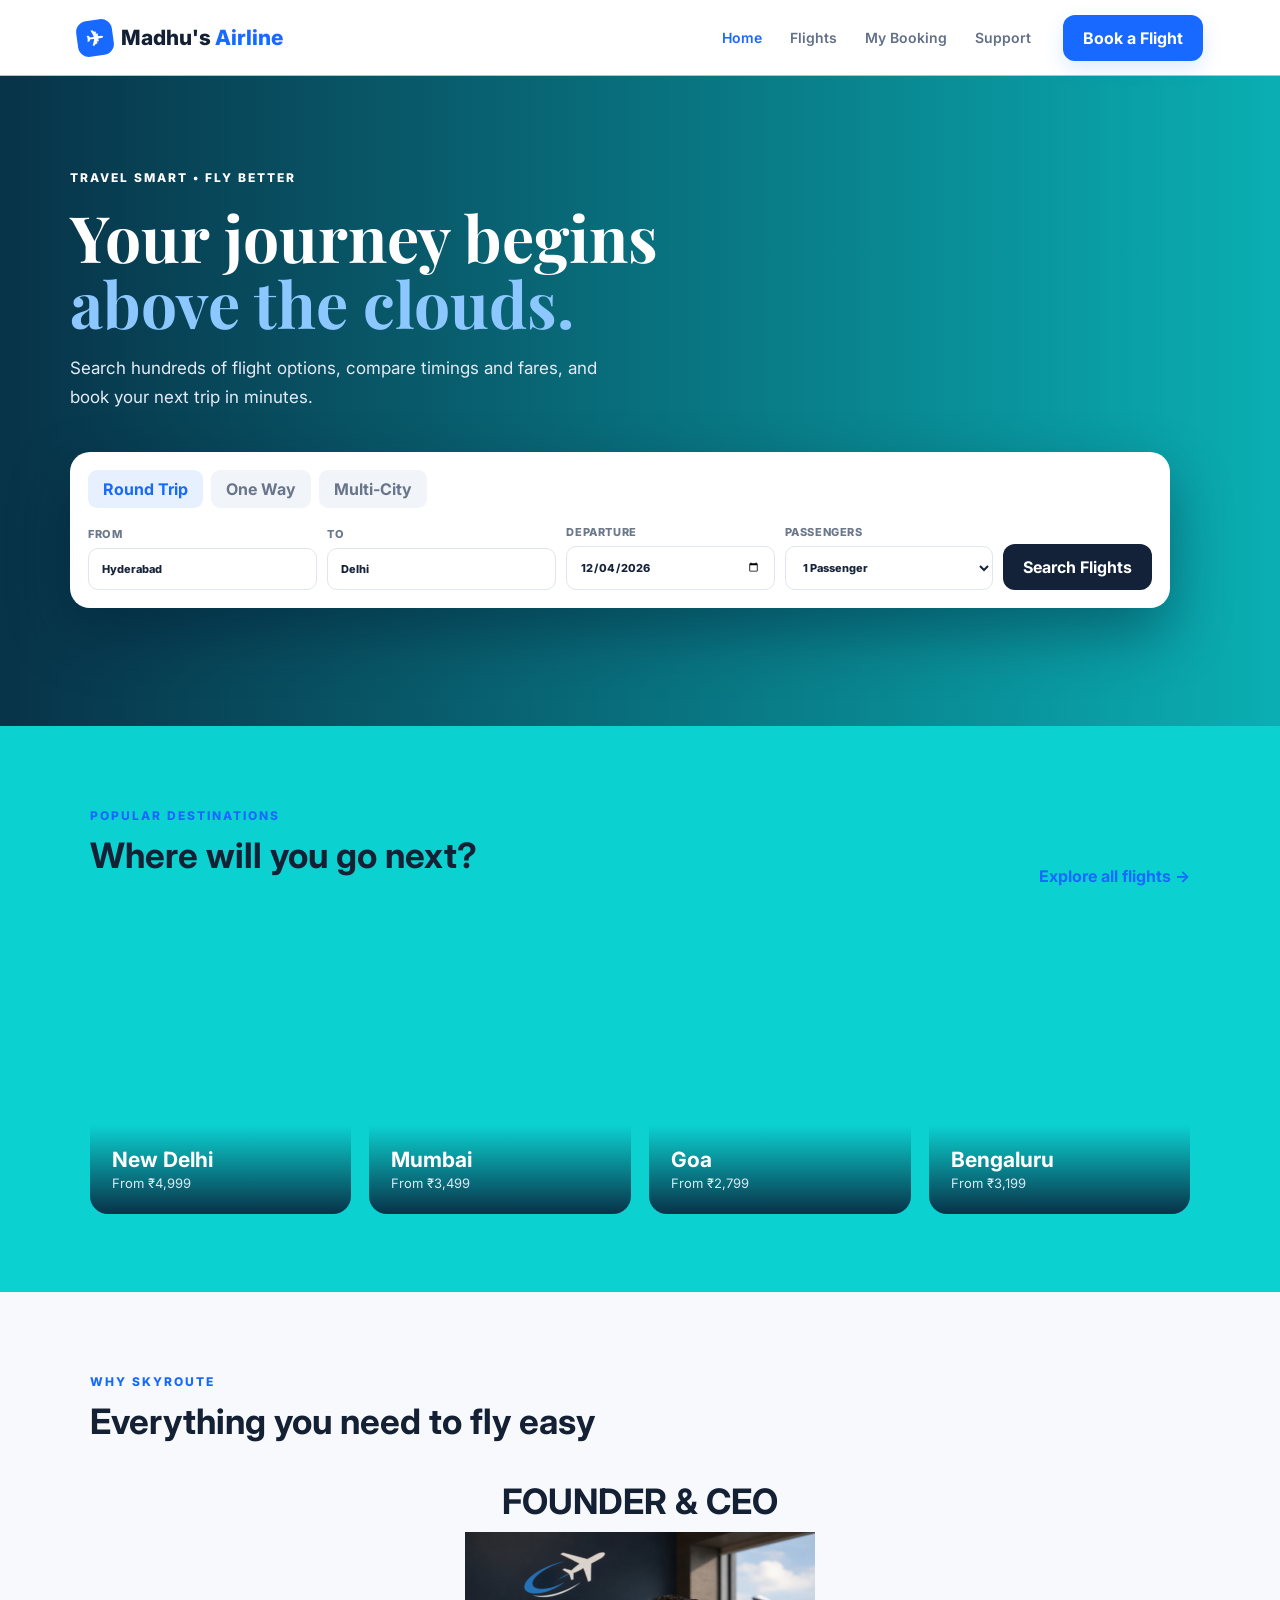
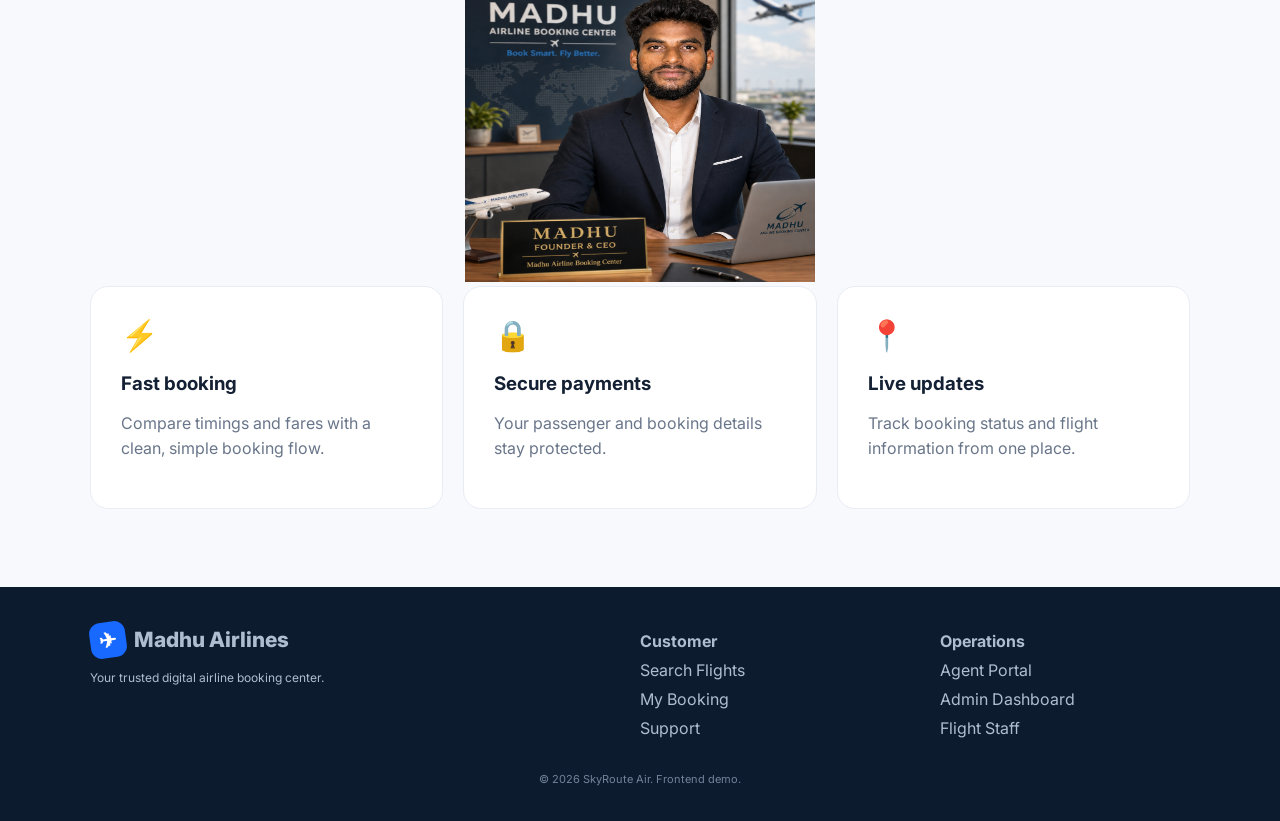
<file: index.html>
<!DOCTYPE html>
<html lang="en">
<head>
  <meta charset="UTF-8">
  <meta name="viewport" content="width=device-width, initial-scale=1.0">
  <title>Madhu Airlines | Flight Booking</title>
  <link rel="preconnect" href="https://fonts.googleapis.com">
  <link rel="preconnect" href="https://fonts.gstatic.com" crossorigin>
  <link href="https://fonts.googleapis.com/css2?family=Inter:wght@400;500;600;700;800&family=Playfair+Display:wght@700&display=swap" rel="stylesheet">
  <link rel="stylesheet" href="style.css">
</head>
<body>
<header class="navbar">
  <a class="brand" href="index.html"><span class="brand-mark">✈</span><span>Madhu's <span class="brand-accent">Airline</span></span></a>
  <nav>
    <a class="active" href="index.html">Home</a>
    <a href="flights.html">Flights</a>
    <a href="booking.html">My Booking</a>
    <a href="support.html">Support</a>
  </nav>
  <a class="btn btn-primary" href="flights.html">Book a Flight</a>
</header>

<main>
<section class="hero">
  <div class="hero-overlay"></div>
  <div class="hero-content">
    <span class="eyebrow">TRAVEL SMART • FLY BETTER</span>
    <h1>Your journey begins<br><span>above the clouds.</span></h1>
    <p>Search hundreds of flight options, compare timings and fares, and book your next trip in minutes.</p>
    <div class="search-card">
      <div class="trip-tabs">
        <button class="tab active">Round Trip</button><button class="tab">One Way</button><button class="tab">Multi-City</button>
      </div>
      <div class="search-grid">
        <label>From<input id="from" placeholder="Departure city" value="Hyderabad"></label>
        <label>To<input id="to" placeholder="Arrival city" value="Delhi"></label>
        <label>Departure<input id="date" type="date"></label>
        <label>Passengers<select id="passengers"><option>1 Passenger</option><option>2 Passengers</option><option>3 Passengers</option><option>4 Passengers</option></select></label>
        <button class="btn btn-dark search-btn" onclick="searchFlights()">Search Flights</button>
      </div>
    </div>
  </div>
</section>

<section class="section">
  <div class="section-head"><div><span class="eyebrow blue">POPULAR DESTINATIONS</span><h2>Where will you go next?</h2></div><a href="flights.html" class="text-link">Explore all flights →</a></div>
  <div class="destination-grid">
    <article class="destination-card" style="background-image:url('https://images.unsplash.com/photo-1524492412937-b28074a5d7da?auto=format&fit=crop&w=900&q=85')"><div><b>New Delhi</b><span>From ₹4,999</span></div></article>
    <article class="destination-card" style="background-image:url('https://images.unsplash.com/photo-1529253355930-ddbe423a2ac7?auto=format&fit=crop&w=900&q=85')"><div><b>Mumbai</b><span>From ₹3,499</span></div></article>
    <article class="destination-card" style="background-image:url('https://images.unsplash.com/photo-1593693397690-362cb9666fc2?auto=format&fit=crop&w=900&q=85')"><div><b>Goa</b><span>From ₹2,799</span></div></article>
    <article class="destination-card" style="background-image:url('https://images.unsplash.com/photo-1596176530529-78163a4f7af2?auto=format&fit=crop&w=900&q=85')"><div><b>Bengaluru</b><span>From ₹3,199</span></div></article>
  </div>
</section>

<section class="section light-section">
  <div class="section-head"><div><span class="eyebrow blue">WHY SKYROUTE</span><h2>Everything you need to fly easy</h2></div></div>
  <div class="madhu">
    <h2>FOUNDER & CEO</h2>
    <img src="madhuairline.png" alt="img" height="350px" width="350px">
  </div>
  <div>

  </div>
  <div class="feature-grid">
    <div class="feature"><span>⚡</span><h3>Fast booking</h3><p>Compare timings and fares with a clean, simple booking flow.</p></div>
    <div class="feature"><span>🔒</span><h3>Secure payments</h3><p>Your passenger and booking details stay protected.</p></div>
    <div class="feature"><span>📍</span><h3>Live updates</h3><p>Track booking status and flight information from one place.</p></div>
  </div>
</section>
</main>
<footer><div class="footer-inner"><div><div class="brand"><span class="brand-mark">✈</span>Madhu Airlines</div><p>Your trusted digital airline booking center.</p></div><div><b>Customer</b><a href="flights.html">Search Flights</a><a href="booking.html">My Booking</a><a href="support.html">Support</a></div><div><b>Operations</b><a href="agent.html">Agent Portal</a><a href="admin.html">Admin Dashboard</a><a href="staff.html">Flight Staff</a></div></div><div class="copyright">© 2026 SkyRoute Air. Frontend demo.</div></footer>
<script src="app.js"></script>
</body>
</html>
</file>
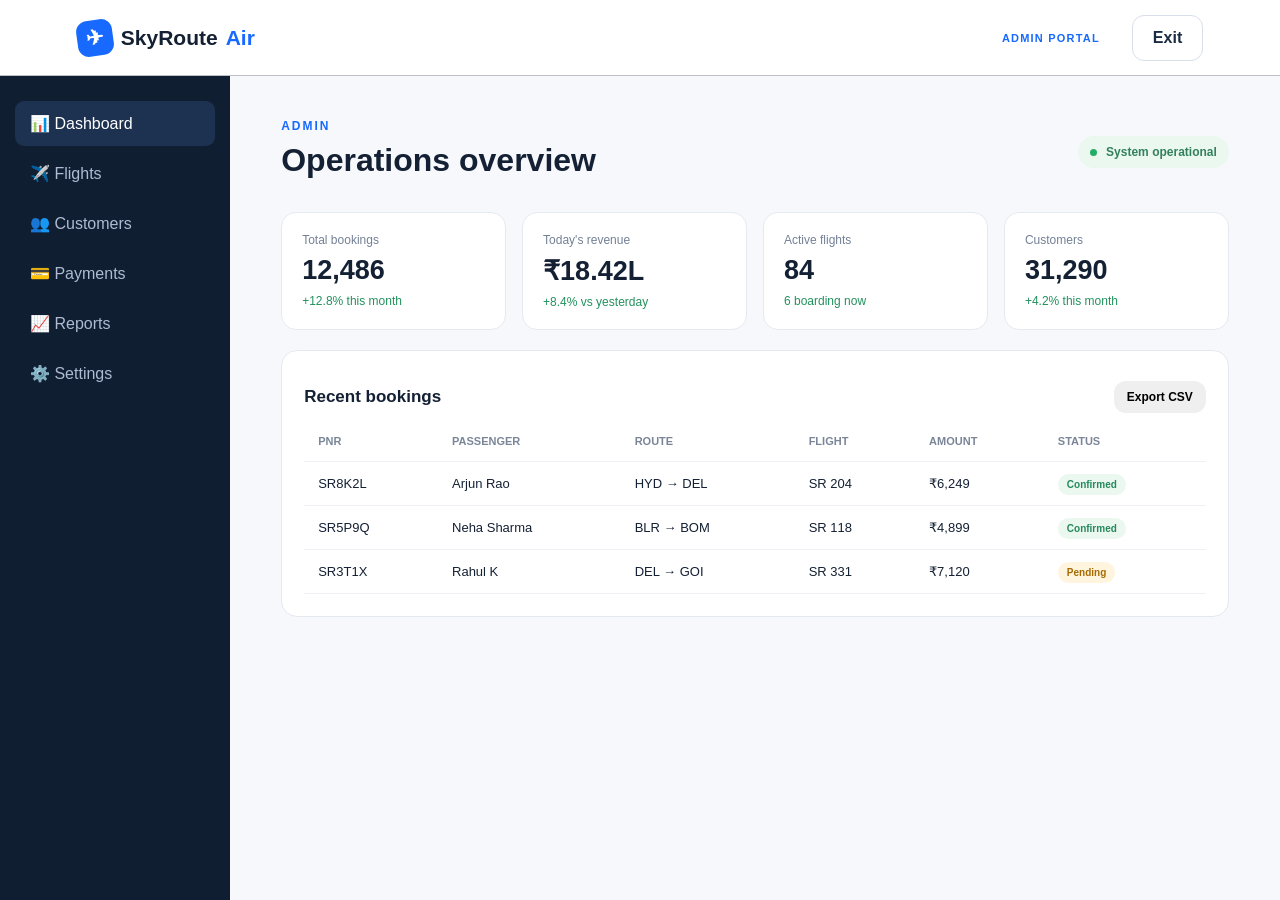
<file: admin.html>
<!DOCTYPE html>
<html lang="en"><head><meta charset="UTF-8"><meta name="viewport" content="width=device-width,initial-scale=1.0"><title>Admin Dashboard | SkyRoute</title><link rel="stylesheet" href="style.css"></head>
<body><header class="navbar admin-nav"><a class="brand" href="index.html"><span class="brand-mark">✈</span>SkyRoute<span class="brand-accent">Air</span></a><span class="role-badge">ADMIN PORTAL</span><a class="btn btn-outline" href="index.html">Exit</a></header>
<main class="dashboard"><aside class="sidebar"><a class="side-active">📊 Dashboard</a><a>✈️ Flights</a><a>👥 Customers</a><a>💳 Payments</a><a>📈 Reports</a><a>⚙️ Settings</a></aside><section class="dash-content"><div class="dash-head"><div><span class="eyebrow blue">ADMIN</span><h1>Operations overview</h1></div><div class="live"><i></i> System operational</div></div><div class="stats"><div><span>Total bookings</span><b>12,486</b><small>+12.8% this month</small></div><div><span>Today's revenue</span><b>₹18.42L</b><small>+8.4% vs yesterday</small></div><div><span>Active flights</span><b>84</b><small>6 boarding now</small></div><div><span>Customers</span><b>31,290</b><small>+4.2% this month</small></div></div><div class="panel"><div class="panel-head"><h2>Recent bookings</h2><button class="btn btn-small">Export CSV</button></div><table><thead><tr><th>PNR</th><th>Passenger</th><th>Route</th><th>Flight</th><th>Amount</th><th>Status</th></tr></thead><tbody><tr><td>SR8K2L</td><td>Arjun Rao</td><td>HYD → DEL</td><td>SR 204</td><td>₹6,249</td><td><span class="status confirmed">Confirmed</span></td></tr><tr><td>SR5P9Q</td><td>Neha Sharma</td><td>BLR → BOM</td><td>SR 118</td><td>₹4,899</td><td><span class="status confirmed">Confirmed</span></td></tr><tr><td>SR3T1X</td><td>Rahul K</td><td>DEL → GOI</td><td>SR 331</td><td>₹7,120</td><td><span class="status pending">Pending</span></td></tr></tbody></table></div></section></main></body></html>
</file>
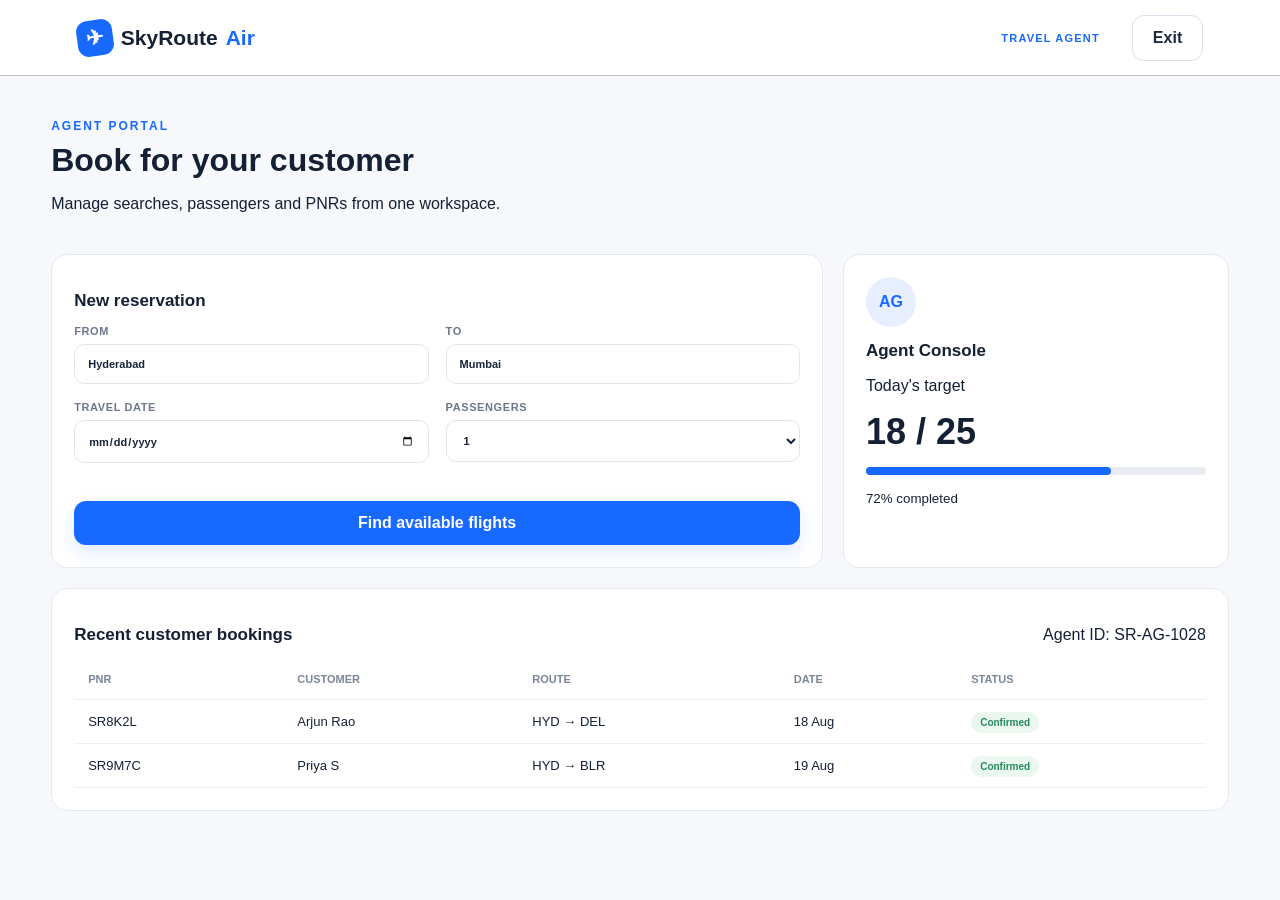
<file: agent.html>
<!DOCTYPE html>
<html lang="en"><head><meta charset="UTF-8"><meta name="viewport" content="width=device-width,initial-scale=1.0"><title>Agent Portal | SkyRoute</title><link rel="stylesheet" href="style.css"></head>
<body><header class="navbar"><a class="brand" href="index.html"><span class="brand-mark">✈</span>SkyRoute<span class="brand-accent">Air</span></a><span class="role-badge">TRAVEL AGENT</span><a class="btn btn-outline" href="index.html">Exit</a></header>
<main class="dashboard single"><section class="dash-content"><div class="dash-head"><div><span class="eyebrow blue">AGENT PORTAL</span><h1>Book for your customer</h1><p>Manage searches, passengers and PNRs from one workspace.</p></div></div><div class="agent-grid"><div class="panel"><h2>New reservation</h2><div class="form-grid"><label>From<input value="Hyderabad"></label><label>To<input value="Mumbai"></label><label>Travel date<input type="date"></label><label>Passengers<select><option>1</option><option>2</option><option>3</option></select></label></div><a href="flights.html" class="btn btn-primary full">Find available flights</a></div><div class="panel agent-card"><div class="agent-avatar">AG</div><h2>Agent Console</h2><p>Today's target</p><b class="big-number">18 / 25</b><div class="progress"><span style="width:72%"></span></div><small>72% completed</small></div></div><div class="panel"><div class="panel-head"><h2>Recent customer bookings</h2><span>Agent ID: SR-AG-1028</span></div><table><thead><tr><th>PNR</th><th>Customer</th><th>Route</th><th>Date</th><th>Status</th></tr></thead><tbody><tr><td>SR8K2L</td><td>Arjun Rao</td><td>HYD → DEL</td><td>18 Aug</td><td><span class="status confirmed">Confirmed</span></td></tr><tr><td>SR9M7C</td><td>Priya S</td><td>HYD → BLR</td><td>19 Aug</td><td><span class="status confirmed">Confirmed</span></td></tr></tbody></table></div></section></main></body></html>
</file>
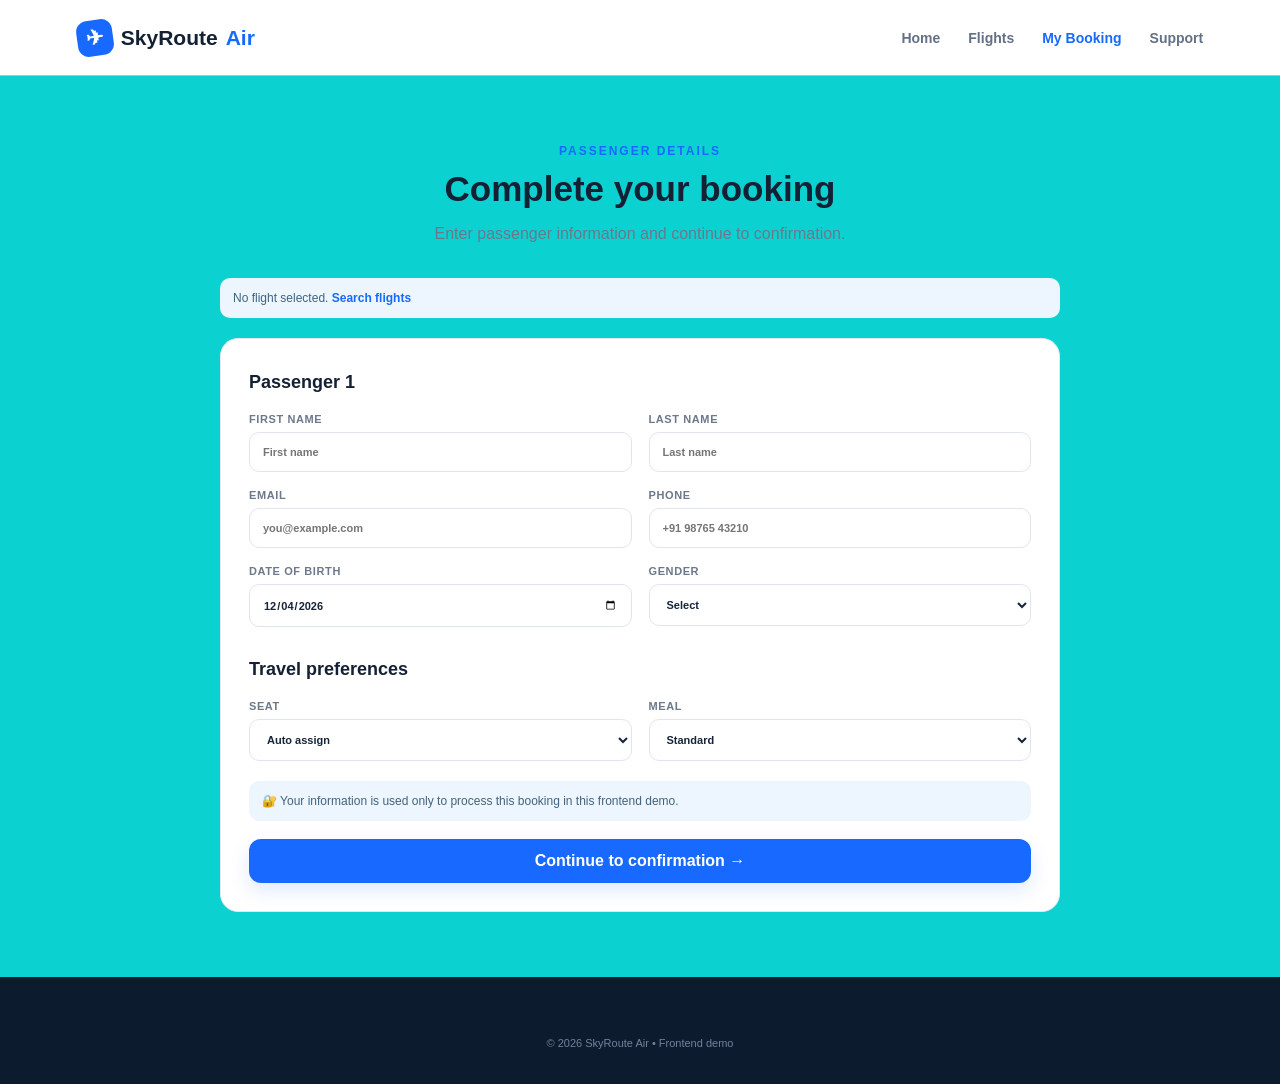
<file: booking.html>
<!DOCTYPE html>
<html lang="en">

<head>
    <meta charset="UTF-8">
    <meta name="viewport" content="width=device-width,initial-scale=1.0">
    <title>Booking | Madhu's Airline</title>
    <link rel="stylesheet" href="style.css">
</head>

<body>
    <header class="navbar"><a class="brand" href="index.html"><span class="brand-mark">✈</span>SkyRoute<span
                class="brand-accent">Air</span></a>
        <nav><a href="index.html">Home</a><a href="flights.html">Flights</a><a class="active" href="booking.html">My
                Booking</a><a href="support.html">Support</a></nav>
    </header>
    <main class="page narrow">
        <section class="page-title"><span class="eyebrow blue">PASSENGER DETAILS</span>
            <h1>Complete your booking</h1>
            <p>Enter passenger information and continue to confirmation.</p>
        </section>
        <div id="selectedFlight" class="selected-flight"></div>
        <form class="form-card" onsubmit="saveBooking(event)">
            <h2>Passenger 1</h2>
            <div class="form-grid"><label>First name<input id="first" required
                        placeholder="First name"></label><label>Last name<input id="last" required
                        placeholder="Last name"></label><label>Email<input id="email" type="email" required
                        placeholder="you@example.com"></label><label>Phone<input id="phone" required
                        placeholder="+91 98765 43210"></label><label>Date of birth<input type="date"
                        required></label><label>Gender<select required>
                        <option value="">Select</option>
                        <option>Male</option>
                        <option>Female</option>
                        <option>Other</option>
                    </select></label></div>
            <h2>Travel preferences</h2>
            <div class="form-grid"><label>Seat<select>
                        <option>Auto assign</option>
                        <option>Window</option>
                        <option>Aisle</option>
                    </select></label><label>Meal<select>
                        <option>Standard</option>
                        <option>Vegetarian</option>
                        <option>Vegan</option>
                    </select></label></div>
            <div class="notice">🔐 Your information is used only to process this booking in this frontend demo.</div>
            <button class="btn btn-primary full" type="submit">Continue to confirmation →</button>
        </form>
    </main>
    <footer>
        <div class="copyright">© 2026 SkyRoute Air • Frontend demo</div>
    </footer>
    <script src="app.js"></script>
    <script>loadSelectedFlight();</script>
</body>

</html>
</file>
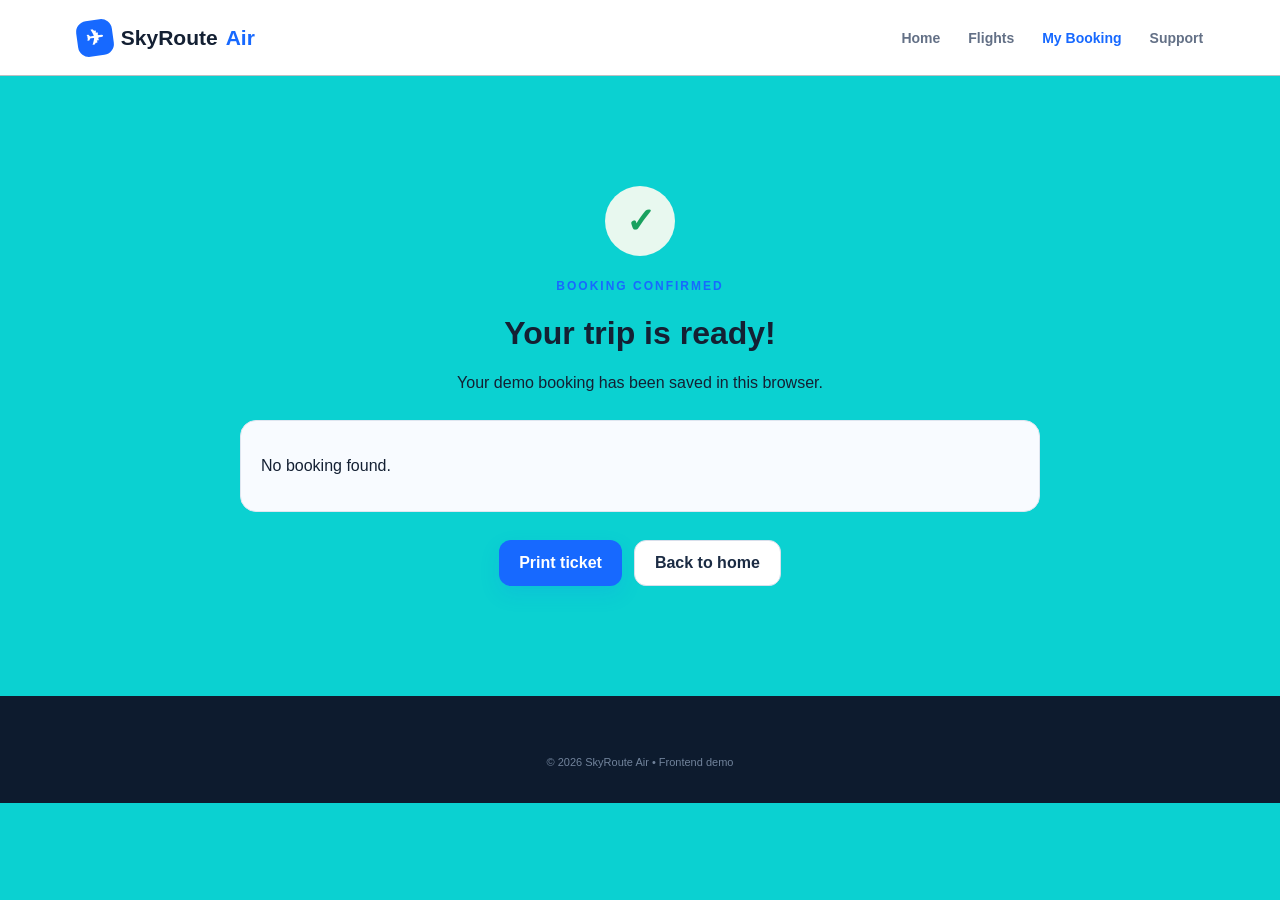
<file: confirmation.html>
<!DOCTYPE html>
<html lang="en"><head><meta charset="UTF-8"><meta name="viewport" content="width=device-width,initial-scale=1.0"><title>Booking Confirmed | SkyRoute</title><link rel="stylesheet" href="style.css"></head>
<body><header class="navbar"><a class="brand" href="index.html"><span class="brand-mark">✈</span>SkyRoute<span class="brand-accent">Air</span></a><nav><a href="index.html">Home</a><a href="flights.html">Flights</a><a class="active" href="booking.html">My Booking</a><a href="support.html">Support</a></nav></header>
<main class="page narrow"><div class="success-card"><div class="success-icon">✓</div><span class="eyebrow blue">BOOKING CONFIRMED</span><h1>Your trip is ready!</h1><p>Your demo booking has been saved in this browser.</p><div id="confirmationDetails" class="ticket"></div><div class="action-row"><button class="btn btn-primary" onclick="window.print()">Print ticket</button><a class="btn btn-outline" href="index.html">Back to home</a></div></div></main><footer><div class="copyright">© 2026 SkyRoute Air • Frontend demo</div></footer><script src="app.js"></script><script>loadConfirmation();</script></body></html>
</file>
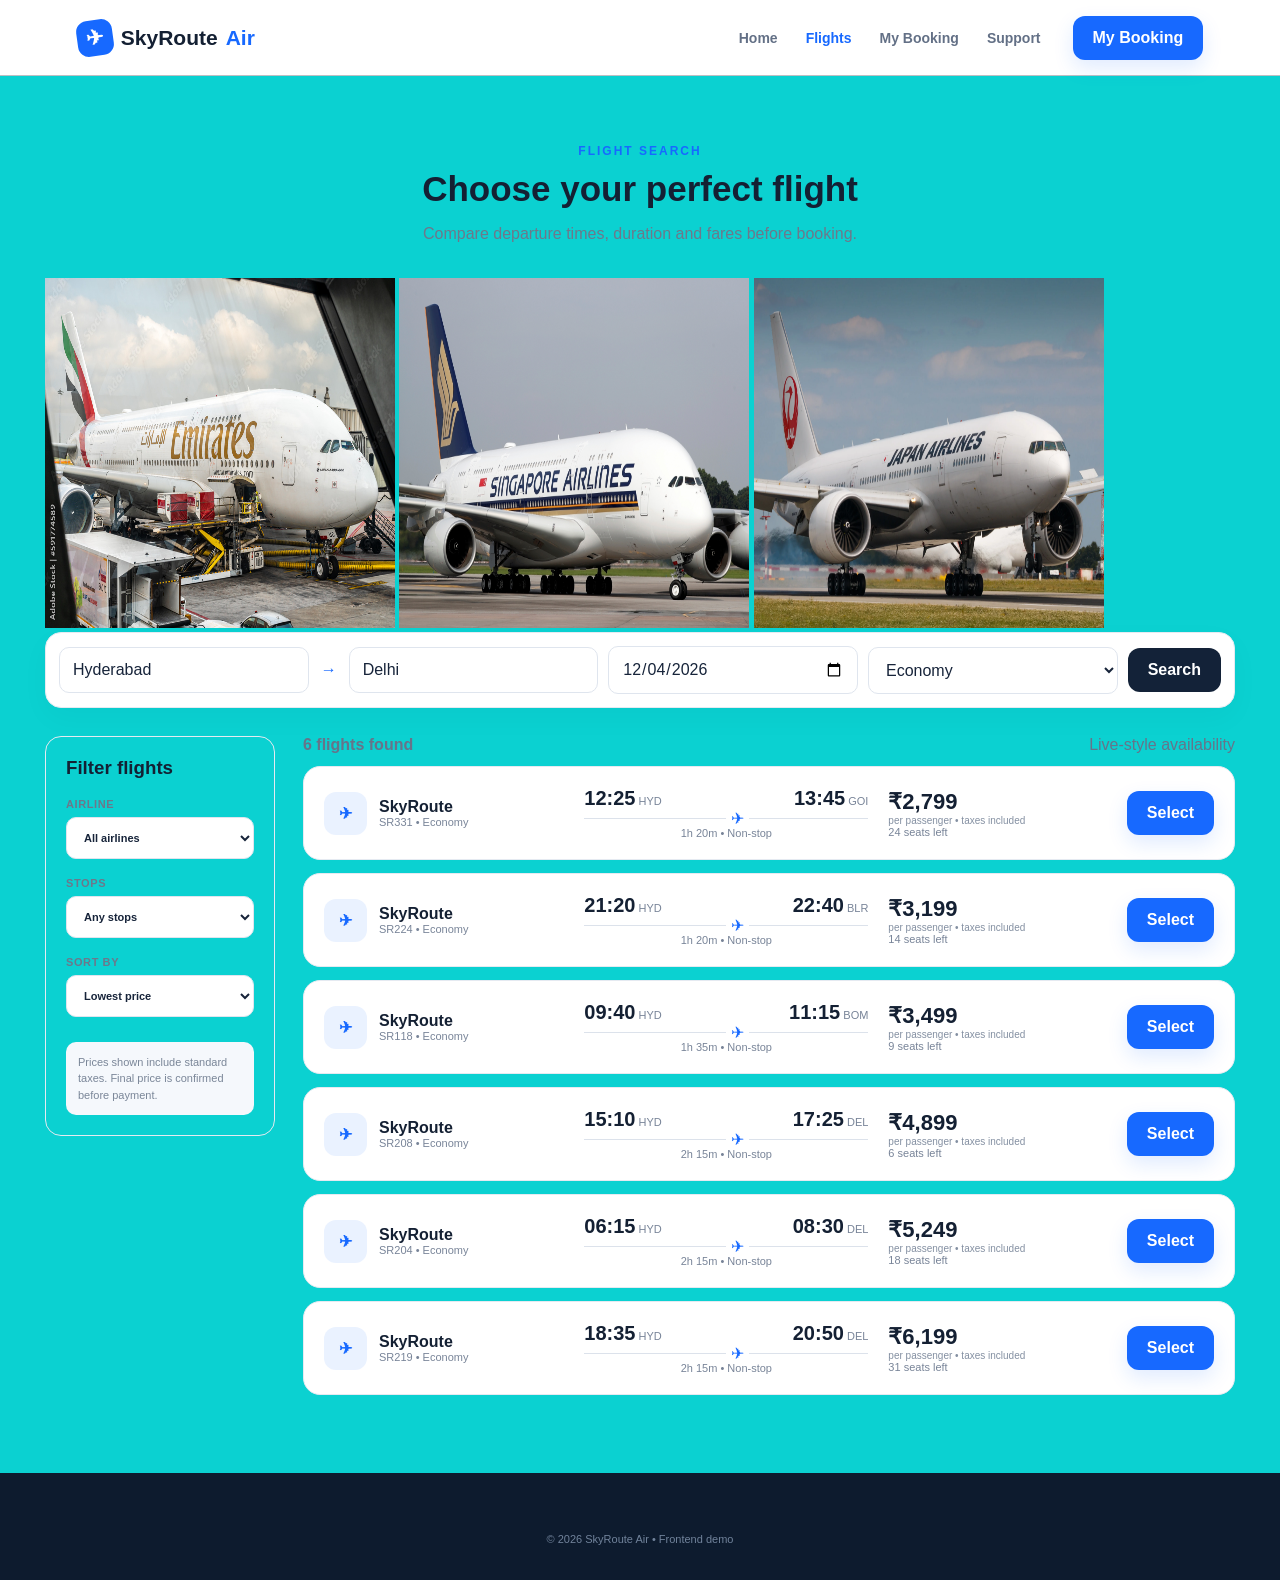
<file: flights.html>
<!DOCTYPE html>
<html lang="en">

<head>
  <meta charset="UTF-8">
  <meta name="viewport" content="width=device-width,initial-scale=1.0">
  <title>Search Flights | Madhu Airlines</title>
  <link rel="stylesheet" href="style.css">
</head>

<body>
  <header class="navbar"><a class="brand" href="index.html"><span class="brand-mark">✈</span>SkyRoute<span
        class="brand-accent">Air</span></a>
    <nav><a href="index.html">Home</a><a class="active" href="flights.html">Flights</a><a href="booking.html">My
        Booking</a><a href="support.html">Support</a></nav><a class="btn btn-primary" href="booking.html">My Booking</a>
  </header>
  <main class="page">
    <section class="page-title"><span class="eyebrow blue">FLIGHT SEARCH</span>
      <h1>Choose your perfect flight</h1>
      <p>Compare departure times, duration and fares before booking.</p>
    </section>
    <div>
      <img src="dubai2.jpg" alt="image" height="350px" width="350px">
      <img src="singg.jpg" alt="img" height="350px" width="350px">
      <img src="japan.webp" alt="im" height="350px" width="350px">
    </div>
    <div class="search-bar">
      <input id="fromF" value="Hyderabad"><span>→</span><input id="toF" value="Delhi"><input id="dateF"
        type="date"><select>
        <option>Economy</option>
        <option>Premium Economy</option>
        <option>Business</option>
      </select><button class="btn btn-dark" onclick="filterFlights()">Search</button>
    </div>
    <div class="flight-layout">
      <aside class="filters">
        <h3>Filter flights</h3><label>Airline<select>
            <option>All airlines</option>
            <option>SkyRoute</option>
            <option>IndiGo</option>
            <option>Air India</option>
          </select></label><label>Stops<select>
            <option>Any stops</option>
            <option>Non-stop</option>
            <option>1 Stop</option>
          </select></label><label>Sort by<select id="sort" onchange="renderFlights()">
            <option value="price">Lowest price</option>
            <option value="time">Earliest departure</option>
            <option value="duration">Shortest duration</option>
          </select></label>
        <div class="filter-note">Prices shown include standard taxes. Final price is confirmed before payment.</div>
      </aside>
      <section>
        <div class="results-top"><b id="resultCount">6 flights found</b><span>Live-style availability</span></div>
        <div id="flightList"></div>
      </section>
    </div>
  </main>
  <footer>
    <div class="copyright">© 2026 SkyRoute Air • Frontend demo</div>
  </footer>
  <script src="app.js"></script>
  <script>renderFlights();</script>
</body>

</html>
</file>
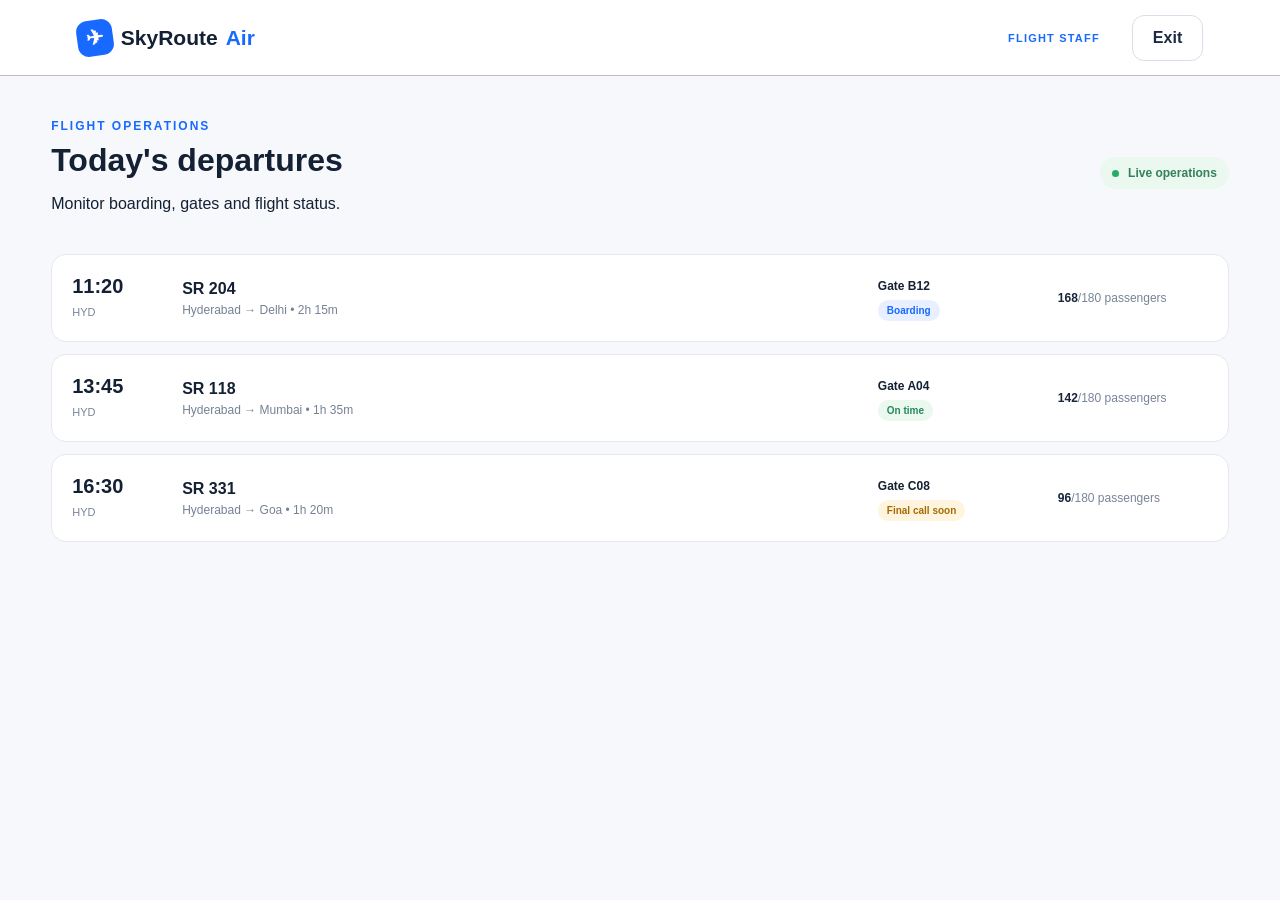
<file: staff.html>
<!DOCTYPE html>
<html lang="en"><head><meta charset="UTF-8"><meta name="viewport" content="width=device-width,initial-scale=1.0"><title>Flight Staff | SkyRoute</title><link rel="stylesheet" href="style.css"></head>
<body><header class="navbar"><a class="brand" href="index.html"><span class="brand-mark">✈</span>SkyRoute<span class="brand-accent">Air</span></a><span class="role-badge">FLIGHT STAFF</span><a class="btn btn-outline" href="index.html">Exit</a></header>
<main class="dashboard single"><section class="dash-content"><div class="dash-head"><div><span class="eyebrow blue">FLIGHT OPERATIONS</span><h1>Today's departures</h1><p>Monitor boarding, gates and flight status.</p></div><div class="live"><i></i> Live operations</div></div><div class="staff-list"><div class="staff-flight"><div class="flight-time">11:20<br><small>HYD</small></div><div class="flight-route"><b>SR 204</b><span>Hyderabad → Delhi • 2h 15m</span></div><div><span class="gate">Gate B12</span><span class="status boarding">Boarding</span></div><div class="count"><b>168</b>/180 passengers</div></div><div class="staff-flight"><div class="flight-time">13:45<br><small>HYD</small></div><div class="flight-route"><b>SR 118</b><span>Hyderabad → Mumbai • 1h 35m</span></div><div><span class="gate">Gate A04</span><span class="status confirmed">On time</span></div><div class="count"><b>142</b>/180 passengers</div></div><div class="staff-flight"><div class="flight-time">16:30<br><small>HYD</small></div><div class="flight-route"><b>SR 331</b><span>Hyderabad → Goa • 1h 20m</span></div><div><span class="gate">Gate C08</span><span class="status pending">Final call soon</span></div><div class="count"><b>96</b>/180 passengers</div></div></div></section></main></body></html>
</file>
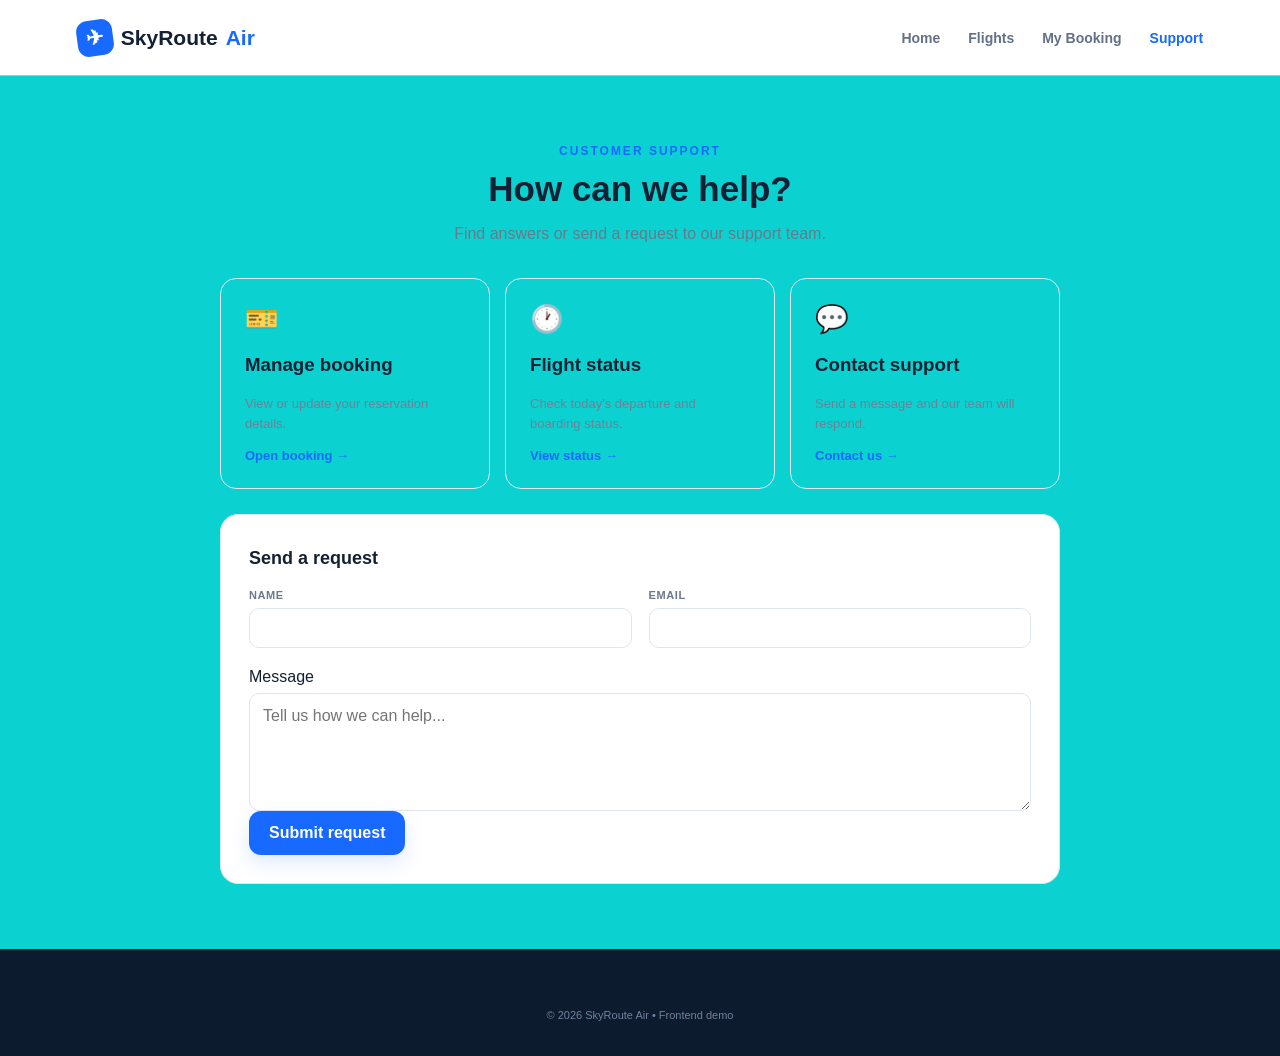
<file: support.html>
<!DOCTYPE html>
<html lang="en"><head><meta charset="UTF-8"><meta name="viewport" content="width=device-width,initial-scale=1.0"><title>Customer Support | SkyRoute</title><link rel="stylesheet" href="style.css"></head>
<body><header class="navbar"><a class="brand" href="index.html"><span class="brand-mark">✈</span>SkyRoute<span class="brand-accent">Air</span></a><nav><a href="index.html">Home</a><a href="flights.html">Flights</a><a href="booking.html">My Booking</a><a class="active" href="support.html">Support</a></nav></header>
<main class="page narrow"><section class="page-title"><span class="eyebrow blue">CUSTOMER SUPPORT</span><h1>How can we help?</h1><p>Find answers or send a request to our support team.</p></section><div class="support-grid"><div class="support-card"><span>🎫</span><h3>Manage booking</h3><p>View or update your reservation details.</p><a href="booking.html">Open booking →</a></div><div class="support-card"><span>🕐</span><h3>Flight status</h3><p>Check today's departure and boarding status.</p><a href="staff.html">View status →</a></div><div class="support-card"><span>💬</span><h3>Contact support</h3><p>Send a message and our team will respond.</p><a href="#contact">Contact us →</a></div></div><form id="contact" class="form-card" onsubmit="alert('Support request submitted successfully!');return false;"><h2>Send a request</h2><div class="form-grid"><label>Name<input required></label><label>Email<input type="email" required></label></div><label>Message<textarea required rows="5" placeholder="Tell us how we can help..."></textarea></label><button class="btn btn-primary" type="submit">Submit request</button></form></main><footer><div class="copyright">© 2026 SkyRoute Air • Frontend demo</div></footer></body></html>
</file>
<file: style.css>
* {
    box-sizing: border-box
}

body {
    margin: 0;
    font-family: Inter, Arial, sans-serif;
    color: #142033;
    background: rgb(11, 209, 209);
}

a {
    text-decoration: none;
    color: inherit
}

button,
input,
select,
textarea {
    font: inherit
}

button {
    cursor: pointer
}

.navbar {
    height: 76px;
    padding: 0 6%;
    display: flex;
    align-items: center;
    gap: 32px;
    border-bottom: 1px solid #bcbfc3;
    background: #ffffff;
    position: sticky;
    top: 0;
    z-index: 20
}

.madhu{
    text-align: center;
    border-radius: 50%;
}
.brand {
    font-size: 21px;
    font-weight: 800;
    display: flex;
    align-items: center;
    gap: 8px;
    margin-right: auto
}

.brand-mark {
    display: grid;
    place-items: center;
    width: 36px;
    height: 36px;
    border-radius: 11px;
    background: #1769ff;
    color: #fff;
    transform: rotate(-8deg)
}

.brand-accent {
    color: #1769ff
}

.navbar nav {
    display: flex;
    gap: 28px;
    font-size: 14px;
    font-weight: 600;
    color: #637086
}

.navbar nav a:hover,
.navbar nav .active {
    color: #1769ff
}

.btn {
    border: 0;
    border-radius: 12px;
    padding: 13px 20px;
    font-weight: 700;
    display: inline-flex;
    align-items: center;
    justify-content: center;
    gap: 8px;
    transition: .2s
}

.btn-primary {
    background: #1769ff;
    color: white;
    box-shadow: 0 8px 20px #1769ff22
}

.btn-primary:hover {
    background: #0e55d7;
    transform: translateY(-1px)
}

.btn-dark {
    background: #132238;
    color: white
}

.btn-outline {
    border: 1px solid #d8dfeb;
    background: #fff;
    color: #1b2b43
}

.btn-small {
    padding: 9px 13px;
    font-size: 12px
}

.full {
    width: 100%;
    margin-top: 18px
}

.hero {
    min-height: 650px;
    background-image: url('https://images.unsplash.com/photo-1436491865332-7a61a109cc05?auto=format&fit=crop&w=1800&q=90');
    background-size: cover;
    background-position: center;
    position: relative
}

.hero-overlay {
    position: absolute;
    inset: 0;
    background: linear-gradient(90deg, #071a33dd 0%, #071a3388 50%, #071a3330 100%)
}

.hero-content {
    position: relative;
    max-width: 1200px;
    margin: auto;
    padding: 90px 30px;
    color: #fff
}

.eyebrow {
    font-size: 12px;
    letter-spacing: 2px;
    font-weight: 800
}

.eyebrow.blue {
    color: #1769ff
}

.hero h1 {
    font-family: 'Playfair Display', serif;
    font-size: 64px;
    line-height: 1.03;
    margin: 18px 0
}

.hero h1 span {
    color: #8cc7ff
}

.hero p {
    max-width: 570px;
    font-size: 17px;
    line-height: 1.7;
    color: #e3ebf7
}

.search-card {
    background: #fff;
    color: #17243a;
    padding: 18px;
    border-radius: 20px;
    box-shadow: 0 25px 60px #00152b66;
    max-width: 1100px;
    margin-top: 40px
}

.trip-tabs {
    display: flex;
    gap: 8px;
    margin-bottom: 17px
}

.tab {
    border: 0;
    background: #f1f4f8;
    border-radius: 9px;
    padding: 9px 15px;
    font-weight: 700;
    color: #68758a
}

.tab.active {
    background: #e7f0ff;
    color: #1769ff
}

.search-grid {
    display: grid;
    grid-template-columns: 1.1fr 1.1fr 1fr 1fr auto;
    gap: 10px;
    align-items: end
}

.search-grid label,
.form-grid label,
.filters label {
    font-size: 11px;
    font-weight: 800;
    color: #6c788b;
    text-transform: uppercase;
    letter-spacing: .6px
}

.search-grid input,
.search-grid select,
.search-bar input,
.search-bar select,
.form-grid input,
.form-grid select,
.form-card textarea,
.filters select {
    display: block;
    width: 100%;
    margin-top: 7px;
    padding: 13px;
    border: 1px solid #dfe5ee;
    border-radius: 10px;
    outline: none;
    background: #fff;
    color: #17243a
}

.section {
    padding: 78px 7%
}

.light-section {
    background: #f7f9fc
}

.section-head {
    display: flex;
    justify-content: space-between;
    align-items: end;
    margin-bottom: 28px
}

.section h2,
.page-title h1 {
    font-size: 35px;
    margin: 10px 0
}

.text-link {
    color: #1769ff;
    font-weight: 700
}

.destination-grid {
    display: grid;
    grid-template-columns: repeat(4, 1fr);
    gap: 18px
}

.destination-card {
    height: 300px;
    background-size: cover;
    background-position: center;
    border-radius: 18px;
    overflow: hidden;
    display: flex;
    align-items: end
}

.destination-card div {
    width: 100%;
    padding: 22px;
    color: #fff;
    background: linear-gradient(transparent, #071a33dd)
}

.destination-card b {
    display: block;
    font-size: 21px
}

.destination-card span {
    font-size: 13px;
    color: #dce7f5
}

.feature-grid {
    display: grid;
    grid-template-columns: repeat(3, 1fr);
    gap: 20px
}

.feature {
    background: #fff;
    padding: 30px;
    border-radius: 18px;
    border: 1px solid #e8edf4
}

.feature span {
    font-size: 30px
}

.feature h3 {
    margin-bottom: 7px
}

.feature p {
    color: #69768a;
    line-height: 1.6
}

.page {
    max-width: 1250px;
    margin: auto;
    padding: 65px 30px
}

.page.narrow {
    max-width: 900px
}

.page-title {
    text-align: center;
    margin-bottom: 35px
}

.page-title p {
    color: #6d788b
}

.search-bar {
    background: #fff;
    border: 1px solid #e5eaf1;
    border-radius: 16px;
    padding: 13px;
    display: grid;
    grid-template-columns: 1fr 20px 1fr 1fr 1fr auto;
    gap: 10px;
    align-items: center;
    margin-bottom: 28px;
    box-shadow: 0 10px 30px #15284b08
}

.search-bar input,
.search-bar select {
    margin: 0
}

.search-bar span {
    text-align: center;
    color: #1769ff;
    font-weight: 800
}

.flight-layout {
    display: grid;
    grid-template-columns: 230px 1fr;
    gap: 28px
}

.filters {
    border: 1px solid #e5eaf1;
    border-radius: 16px;
    padding: 20px;
    height: max-content
}

.filters h3 {
    margin-top: 0
}

.filters label {
    display: block;
    margin-top: 18px
}

.filter-note {
    font-size: 11px;
    color: #7a8698;
    line-height: 1.5;
    margin-top: 25px;
    background: #f5f8fc;
    padding: 12px;
    border-radius: 10px
}

.results-top {
    display: flex;
    justify-content: space-between;
    margin: 0 0 12px;
    color: #66748a
}

.flight-card {
    display: grid;
    grid-template-columns: 1.1fr 1.3fr 1fr auto;
    align-items: center;
    gap: 20px;
    border: 1px solid #e5eaf1;
    border-radius: 17px;
    padding: 20px;
    margin-bottom: 13px;
    background: #fff;
    transition: .2s
}

.flight-card:hover {
    border-color: #9bbcf8;
    box-shadow: 0 10px 28px #1769ff12
}

.airline {
    display: flex;
    align-items: center;
    gap: 12px
}

.airline-logo {
    width: 43px;
    height: 43px;
    border-radius: 12px;
    background: #eaf2ff;
    display: grid;
    place-items: center;
    color: #1769ff;
    font-weight: 800
}

.flight-time {
    font-size: 20px;
    font-weight: 800
}

.flight-time small,
.duration {
    font-size: 11px;
    color: #788498;
    font-weight: 500
}

.route-line {
    height: 1px;
    background: #dce2eb;
    position: relative;
    margin: 8px 0
}

.route-line:after {
    content: '✈';
    position: absolute;
    left: 50%;
    top: -9px;
    background: #fff;
    padding: 0 5px;
    color: #1769ff
}

.price {
    font-size: 22px;
    font-weight: 800
}

.price small {
    display: block;
    font-size: 10px;
    color: #8490a2;
    font-weight: 500
}

.selected-flight {
    margin-bottom: 20px
}

.ticket,
.selected-box {
    border: 1px solid #dfe6f0;
    border-radius: 16px;
    padding: 20px;
    background: #f8fbff
}

.form-card {
    border: 1px solid #e1e7ef;
    border-radius: 18px;
    padding: 28px;
    background: #fff
}

.form-card h2 {
    font-size: 18px;
    margin: 5px 0 20px
}

.form-card h2:not(:first-child) {
    margin-top: 32px
}

.form-grid {
    display: grid;
    grid-template-columns: 1fr 1fr;
    gap: 17px;
    margin-bottom: 20px
}

.notice {
    background: #edf6ff;
    padding: 13px;
    border-radius: 10px;
    color: #42627d;
    font-size: 12px
}

.success-card {
    text-align: center;
    padding: 45px 20px
}

.success-icon {
    width: 70px;
    height: 70px;
    margin: 0 auto 20px;
    border-radius: 50%;
    display: grid;
    place-items: center;
    background: #e8f8ef;
    color: #19a15f;
    font-size: 35px;
    font-weight: 800
}

.ticket {
    text-align: left;
    margin: 28px 0
}

.action-row {
    display: flex;
    gap: 12px;
    justify-content: center
}

.dashboard {
    display: flex;
    min-height: calc(100vh - 76px);
    background: #f6f8fb
}

.sidebar {
    width: 230px;
    background: #101e32;
    padding: 25px 15px;
    color: #aebbd0;
    display: flex;
    flex-direction: column;
    gap: 5px
}

.sidebar a {
    padding: 13px 15px;
    border-radius: 9px
}

.sidebar .side-active,
.sidebar a:hover {
    background: #1d3150;
    color: #fff
}

.dash-content {
    flex: 1;
    padding: 40px 4%;
    max-width: 1450px
}

.dash-head {
    display: flex;
    justify-content: space-between;
    align-items: center;
    margin-bottom: 25px
}

.dash-head h1 {
    margin: 8px 0;
    font-size: 32px
}

.role-badge {
    font-size: 11px;
    letter-spacing: 1.2px;
    font-weight: 800;
    color: #1769ff
}

.live {
    font-size: 12px;
    font-weight: 700;
    color: #34805b;
    background: #eaf8f0;
    padding: 9px 12px;
    border-radius: 30px
}

.live i {
    display: inline-block;
    width: 7px;
    height: 7px;
    background: #23ad65;
    border-radius: 50%;
    margin-right: 6px
}

.stats {
    display: grid;
    grid-template-columns: repeat(4, 1fr);
    gap: 16px;
    margin-bottom: 20px
}

.stats>div {
    background: #fff;
    border: 1px solid #e5eaf1;
    border-radius: 15px;
    padding: 20px
}

.stats span,
.stats small {
    display: block;
    color: #738096;
    font-size: 12px
}

.stats b {
    display: block;
    font-size: 27px;
    margin: 8px 0
}

.stats small {
    color: #23915d
}

.panel {
    background: #fff;
    border: 1px solid #e4e9f0;
    border-radius: 16px;
    padding: 22px;
    margin-bottom: 20px
}

.panel-head {
    display: flex;
    justify-content: space-between;
    align-items: center
}

.panel h2 {
    font-size: 17px
}

table {
    width: 100%;
    border-collapse: collapse;
    font-size: 13px
}

th,
td {
    text-align: left;
    padding: 14px;
    border-bottom: 1px solid #edf0f4
}

th {
    color: #7a8698;
    font-size: 11px;
    text-transform: uppercase
}

.status {
    padding: 5px 9px;
    border-radius: 20px;
    font-size: 10px;
    font-weight: 800
}

.confirmed {
    background: #eaf8f0;
    color: #25895a
}

.pending {
    background: #fff5df;
    color: #a76a00
}

.boarding {
    background: #e8f0ff;
    color: #1769ff
}

.agent-grid {
    display: grid;
    grid-template-columns: 2fr 1fr;
    gap: 20px
}

.agent-avatar {
    width: 50px;
    height: 50px;
    border-radius: 50%;
    background: #e7efff;
    color: #1769ff;
    display: grid;
    place-items: center;
    font-weight: 800
}

.big-number {
    font-size: 36px
}

.progress {
    height: 8px;
    background: #e9edf3;
    border-radius: 10px;
    margin: 14px 0
}

.progress span {
    display: block;
    height: 100%;
    background: #1769ff;
    border-radius: 10px
}

.staff-list {
    display: flex;
    flex-direction: column;
    gap: 12px
}

.staff-flight {
    display: grid;
    grid-template-columns: 90px 1fr 160px 150px;
    gap: 20px;
    align-items: center;
    background: #fff;
    border: 1px solid #e4e9f0;
    border-radius: 15px;
    padding: 20px
}

.flight-route b,
.flight-route span {
    display: block
}

.flight-route span {
    font-size: 12px;
    color: #758195;
    margin-top: 5px
}

.gate {
    display: block;
    font-size: 12px;
    font-weight: 800;
    margin-bottom: 7px
}

.count {
    font-size: 12px;
    color: #788498
}

.count b {
    color: #17243a
}

.support-grid {
    display: grid;
    grid-template-columns: repeat(3, 1fr);
    gap: 15px;
    margin-bottom: 25px
}

.support-card {
    border: 1px solid #e2e8f0;
    border-radius: 16px;
    padding: 24px
}

.support-card>span {
    font-size: 27px
}

.support-card p {
    color: #718095;
    font-size: 13px;
    line-height: 1.5
}

.support-card a {
    color: #1769ff;
    font-weight: 700;
    font-size: 13px
}

footer {
    background: #0d1b2e;
    color: #afbdd0;
    padding: 35px 7%
}

.footer-inner {
    display: grid;
    grid-template-columns: 2fr 1fr 1fr;
    gap: 50px;
    max-width: 1100px;
    margin: auto
}

.footer-inner a,
.footer-inner b {
    display: block;
    margin: 9px 0
}

.footer-inner p {
    font-size: 12px
}

.copyright {
    font-size: 11px;
    text-align: center;
    margin-top: 25px;
    color: #71839b
}

@media(max-width:900px) {
    .navbar nav {
        display: none
    }

    .hero h1 {
        font-size: 45px
    }

    .search-grid,
    .search-bar {
        grid-template-columns: 1fr 1fr
    }

    .search-btn {
        grid-column: 1/-1
    }

    .destination-grid,
    .feature-grid,
    .stats,
    .support-grid {
        grid-template-columns: 1fr 1fr
    }

    .flight-layout {
        grid-template-columns: 1fr
    }

    .filters {
        display: none
    }

    .flight-card {
        grid-template-columns: 1fr 1fr
    }

    .flight-card .price {
        grid-column: 1
    }

    .agent-grid {
        grid-template-columns: 1fr
    }

    .staff-flight {
        grid-template-columns: 70px 1fr
    }

    .staff-flight>div:nth-child(3),
    .staff-flight>div:nth-child(4) {
        grid-column: 2
    }

    .footer-inner {
        grid-template-columns: 1fr
    }

    .sidebar {
        display: none
    }
}

@media(max-width:560px) {

    .destination-grid,
    .feature-grid,
    .stats,
    .support-grid,
    .form-grid {
        grid-template-columns: 1fr
    }

    .page {
        padding: 40px 18px
    }

    .section {
        padding: 55px 18px
    }

    .hero-content {
        padding: 65px 18px
    }

    .hero h1 {
        font-size: 39px
    }

    .search-grid,
    .search-bar {
        grid-template-columns: 1fr
    }

    .search-bar span {
        display: none
    }

    .flight-card {
        grid-template-columns: 1fr
    }

    .action-row {
        flex-direction: column
    }

    .navbar {
        padding: 0 18px
    }

    .navbar>.btn {
        display: none
    }
}
</file>
